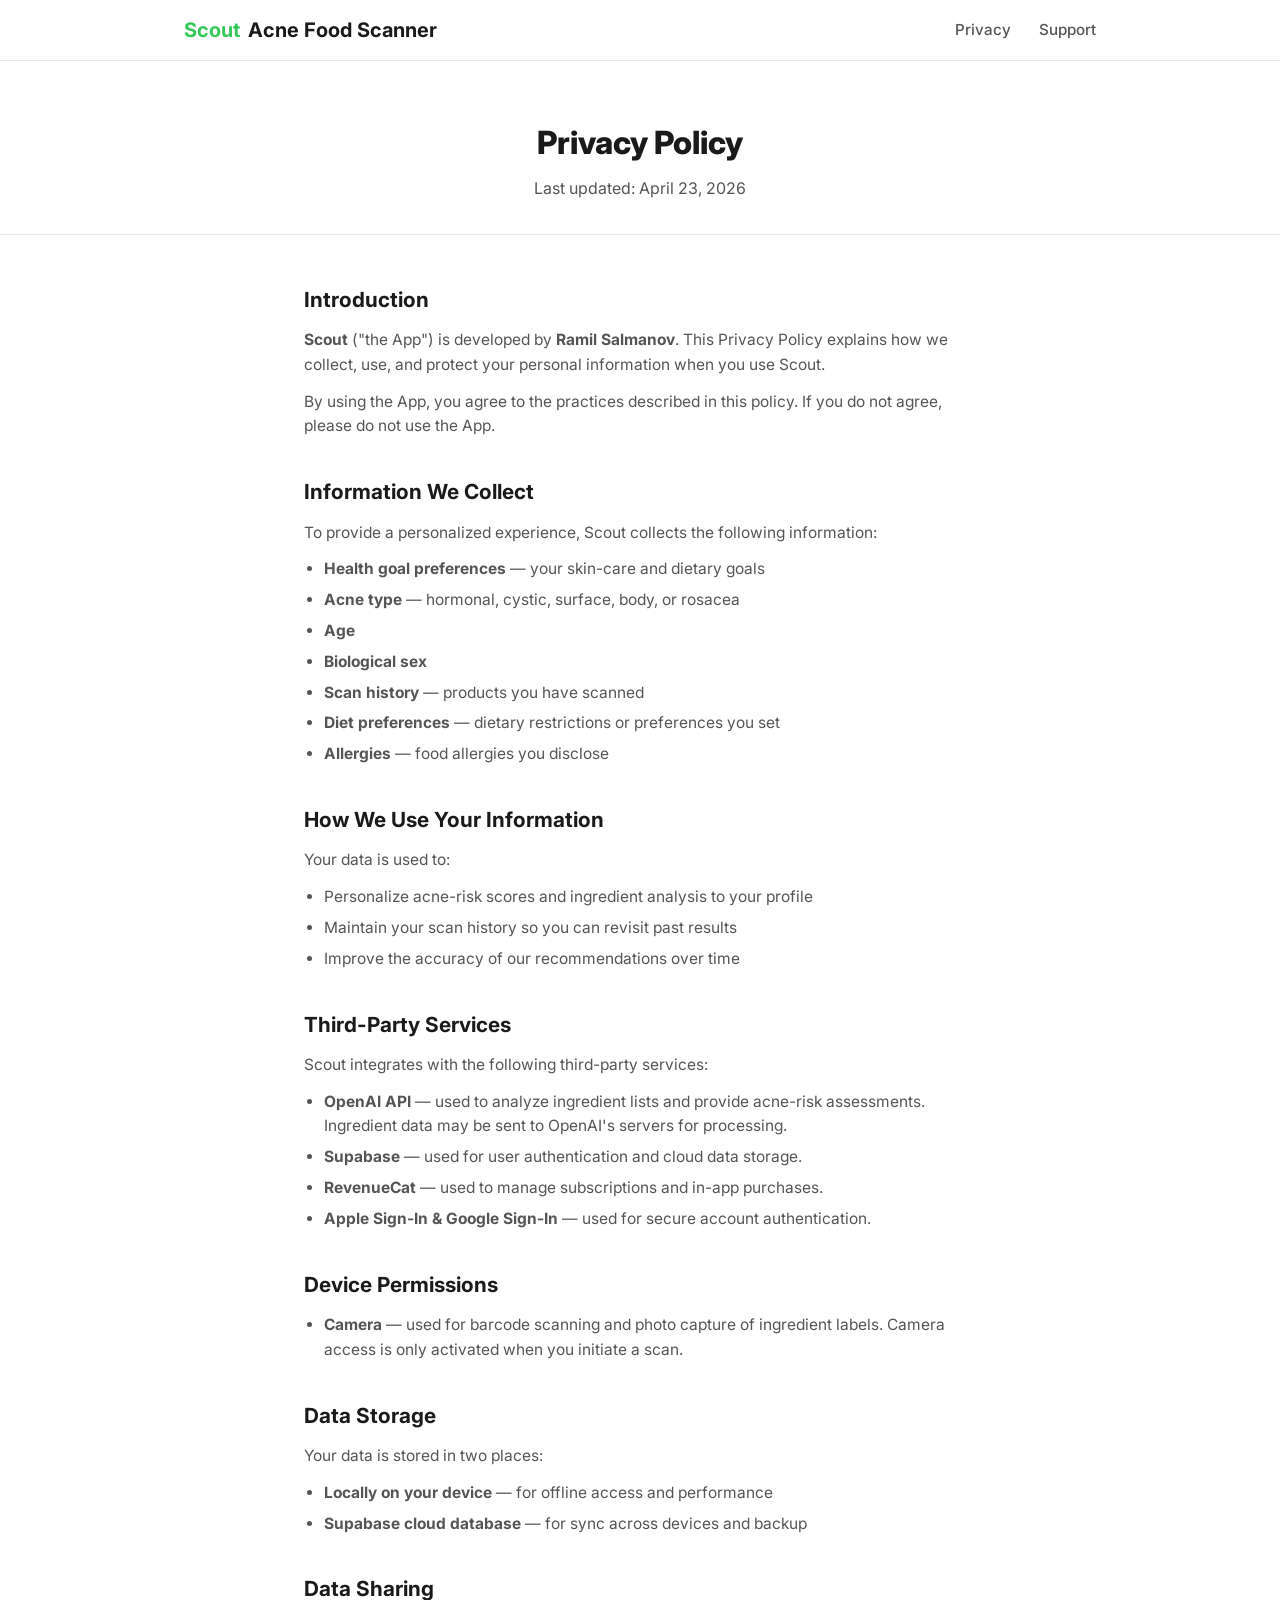
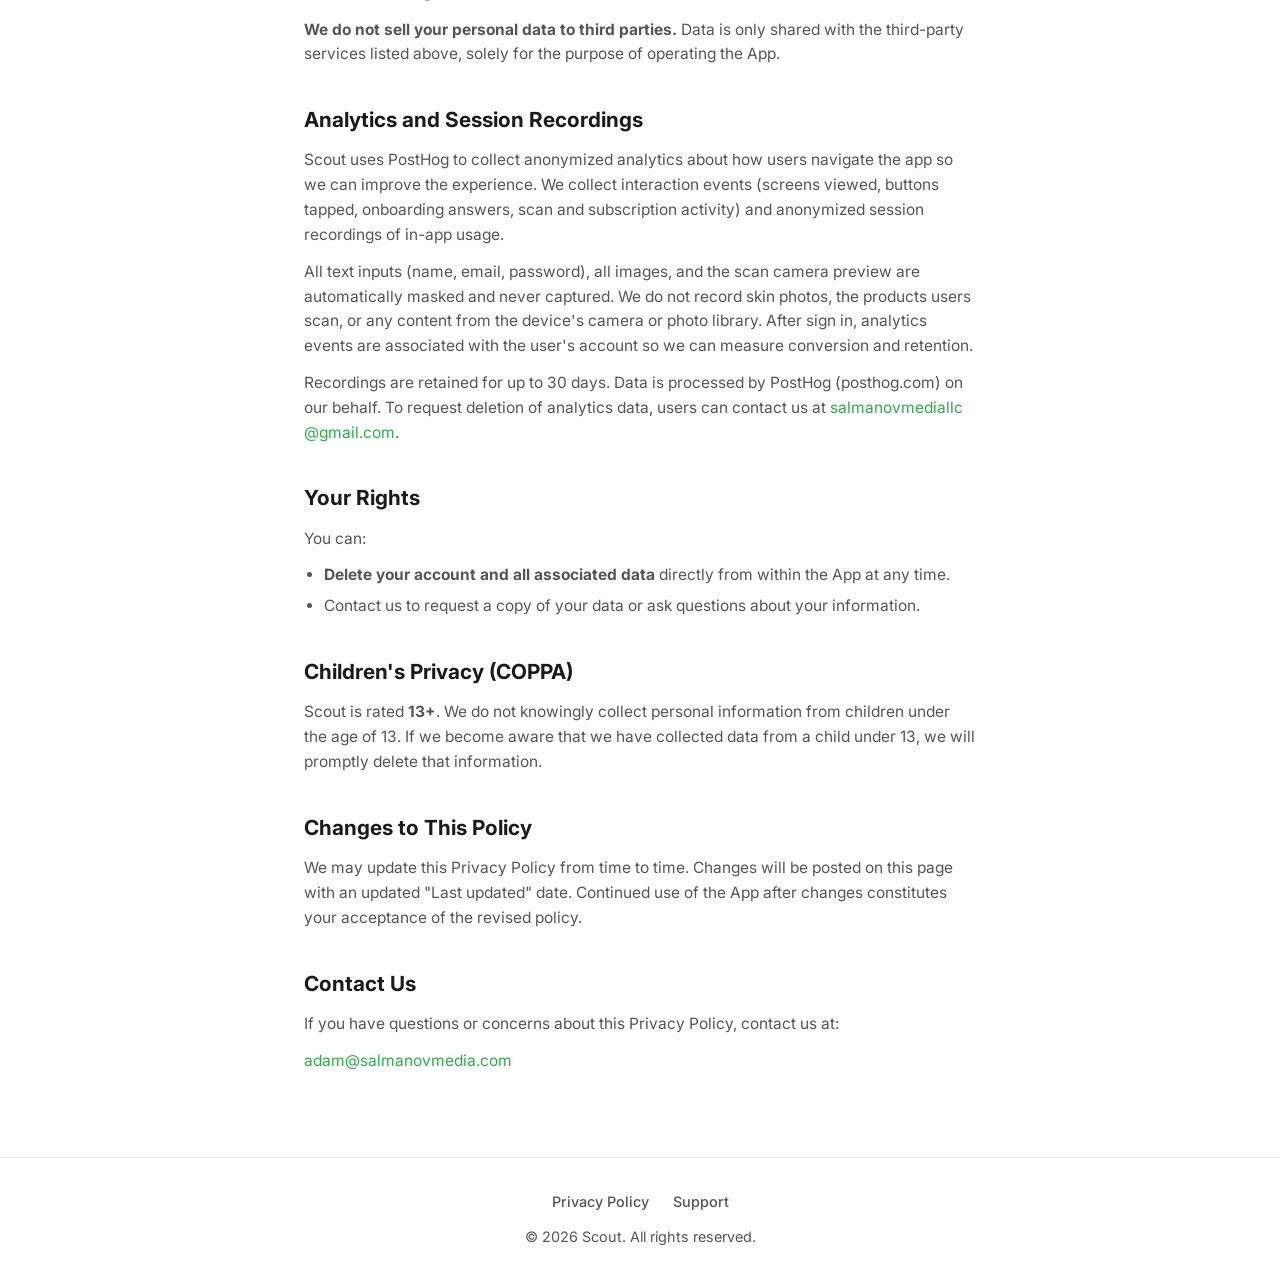
<file: privacy.html>
<!DOCTYPE html>
<html lang="en">
<head>
  <meta charset="UTF-8" />
  <meta name="viewport" content="width=device-width, initial-scale=1.0" />
  <title>Privacy Policy — Scout</title>
  <meta name="description" content="Privacy Policy for Scout — Acne Food Scanner." />
  <link rel="preconnect" href="https://fonts.googleapis.com" />
  <link rel="preconnect" href="https://fonts.gstatic.com" crossorigin />
  <link href="https://fonts.googleapis.com/css2?family=Inter:wght@400;500;600;700;800&display=swap" rel="stylesheet" />
  <link rel="stylesheet" href="style.css" />
</head>
<body>

  <!-- Nav -->
  <nav class="nav">
    <div class="nav-inner">
      <a href="index.html" class="nav-logo"><span>Scout</span> Acne Food Scanner</a>
      <ul class="nav-links">
        <li><a href="privacy.html">Privacy</a></li>
        <li><a href="support.html">Support</a></li>
      </ul>
    </div>
  </nav>

  <!-- Header -->
  <header class="page-header">
    <h1>Privacy Policy</h1>
    <p>Last updated: April 23, 2026</p>
  </header>

  <!-- Content -->
  <main class="page-content">

    <h2>Introduction</h2>
    <p><strong>Scout</strong> ("the App") is developed by <strong>Ramil Salmanov</strong>. This Privacy Policy explains how we collect, use, and protect your personal information when you use Scout.</p>
    <p>By using the App, you agree to the practices described in this policy. If you do not agree, please do not use the App.</p>

    <h2>Information We Collect</h2>
    <p>To provide a personalized experience, Scout collects the following information:</p>
    <ul>
      <li><strong>Health goal preferences</strong> &mdash; your skin-care and dietary goals</li>
      <li><strong>Acne type</strong> &mdash; hormonal, cystic, surface, body, or rosacea</li>
      <li><strong>Age</strong></li>
      <li><strong>Biological sex</strong></li>
      <li><strong>Scan history</strong> &mdash; products you have scanned</li>
      <li><strong>Diet preferences</strong> &mdash; dietary restrictions or preferences you set</li>
      <li><strong>Allergies</strong> &mdash; food allergies you disclose</li>
    </ul>

    <h2>How We Use Your Information</h2>
    <p>Your data is used to:</p>
    <ul>
      <li>Personalize acne-risk scores and ingredient analysis to your profile</li>
      <li>Maintain your scan history so you can revisit past results</li>
      <li>Improve the accuracy of our recommendations over time</li>
    </ul>

    <h2>Third-Party Services</h2>
    <p>Scout integrates with the following third-party services:</p>
    <ul>
      <li><strong>OpenAI API</strong> &mdash; used to analyze ingredient lists and provide acne-risk assessments. Ingredient data may be sent to OpenAI's servers for processing.</li>
      <li><strong>Supabase</strong> &mdash; used for user authentication and cloud data storage.</li>
      <li><strong>RevenueCat</strong> &mdash; used to manage subscriptions and in-app purchases.</li>
      <li><strong>Apple Sign-In &amp; Google Sign-In</strong> &mdash; used for secure account authentication.</li>
    </ul>

    <h2>Device Permissions</h2>
    <ul>
      <li><strong>Camera</strong> &mdash; used for barcode scanning and photo capture of ingredient labels. Camera access is only activated when you initiate a scan.</li>
    </ul>

    <h2>Data Storage</h2>
    <p>Your data is stored in two places:</p>
    <ul>
      <li><strong>Locally on your device</strong> &mdash; for offline access and performance</li>
      <li><strong>Supabase cloud database</strong> &mdash; for sync across devices and backup</li>
    </ul>

    <h2>Data Sharing</h2>
    <p><strong>We do not sell your personal data to third parties.</strong> Data is only shared with the third-party services listed above, solely for the purpose of operating the App.</p>

    <h2>Analytics and Session Recordings</h2>
    <p>Scout uses PostHog to collect anonymized analytics about how users navigate the app so we can improve the experience. We collect interaction events (screens viewed, buttons tapped, onboarding answers, scan and subscription activity) and anonymized session recordings of in-app usage.</p>
    <p>All text inputs (name, email, password), all images, and the scan camera preview are automatically masked and never captured. We do not record skin photos, the products users scan, or any content from the device's camera or photo library. After sign in, analytics events are associated with the user's account so we can measure conversion and retention.</p>
    <p>Recordings are retained for up to 30 days. Data is processed by PostHog (posthog.com) on our behalf. To request deletion of analytics data, users can contact us at <a href="mailto:salmanovmediallc@gmail.com">salmanovmediallc@gmail.com</a>.</p>

    <h2>Your Rights</h2>
    <p>You can:</p>
    <ul>
      <li><strong>Delete your account and all associated data</strong> directly from within the App at any time.</li>
      <li>Contact us to request a copy of your data or ask questions about your information.</li>
    </ul>

    <h2>Children's Privacy (COPPA)</h2>
    <p>Scout is rated <strong>13+</strong>. We do not knowingly collect personal information from children under the age of 13. If we become aware that we have collected data from a child under 13, we will promptly delete that information.</p>

    <h2>Changes to This Policy</h2>
    <p>We may update this Privacy Policy from time to time. Changes will be posted on this page with an updated "Last updated" date. Continued use of the App after changes constitutes your acceptance of the revised policy.</p>

    <h2>Contact Us</h2>
    <p>If you have questions or concerns about this Privacy Policy, contact us at:</p>
    <p><a href="mailto:adam@salmanovmedia.com">adam@salmanovmedia.com</a></p>

  </main>

  <!-- Footer -->
  <footer class="footer">
    <div class="footer-inner">
      <div class="footer-links">
        <a href="privacy.html">Privacy Policy</a>
        <a href="support.html">Support</a>
      </div>
      <p>&copy; 2026 Scout. All rights reserved.</p>
    </div>
  </footer>

</body>
</html>
</file>
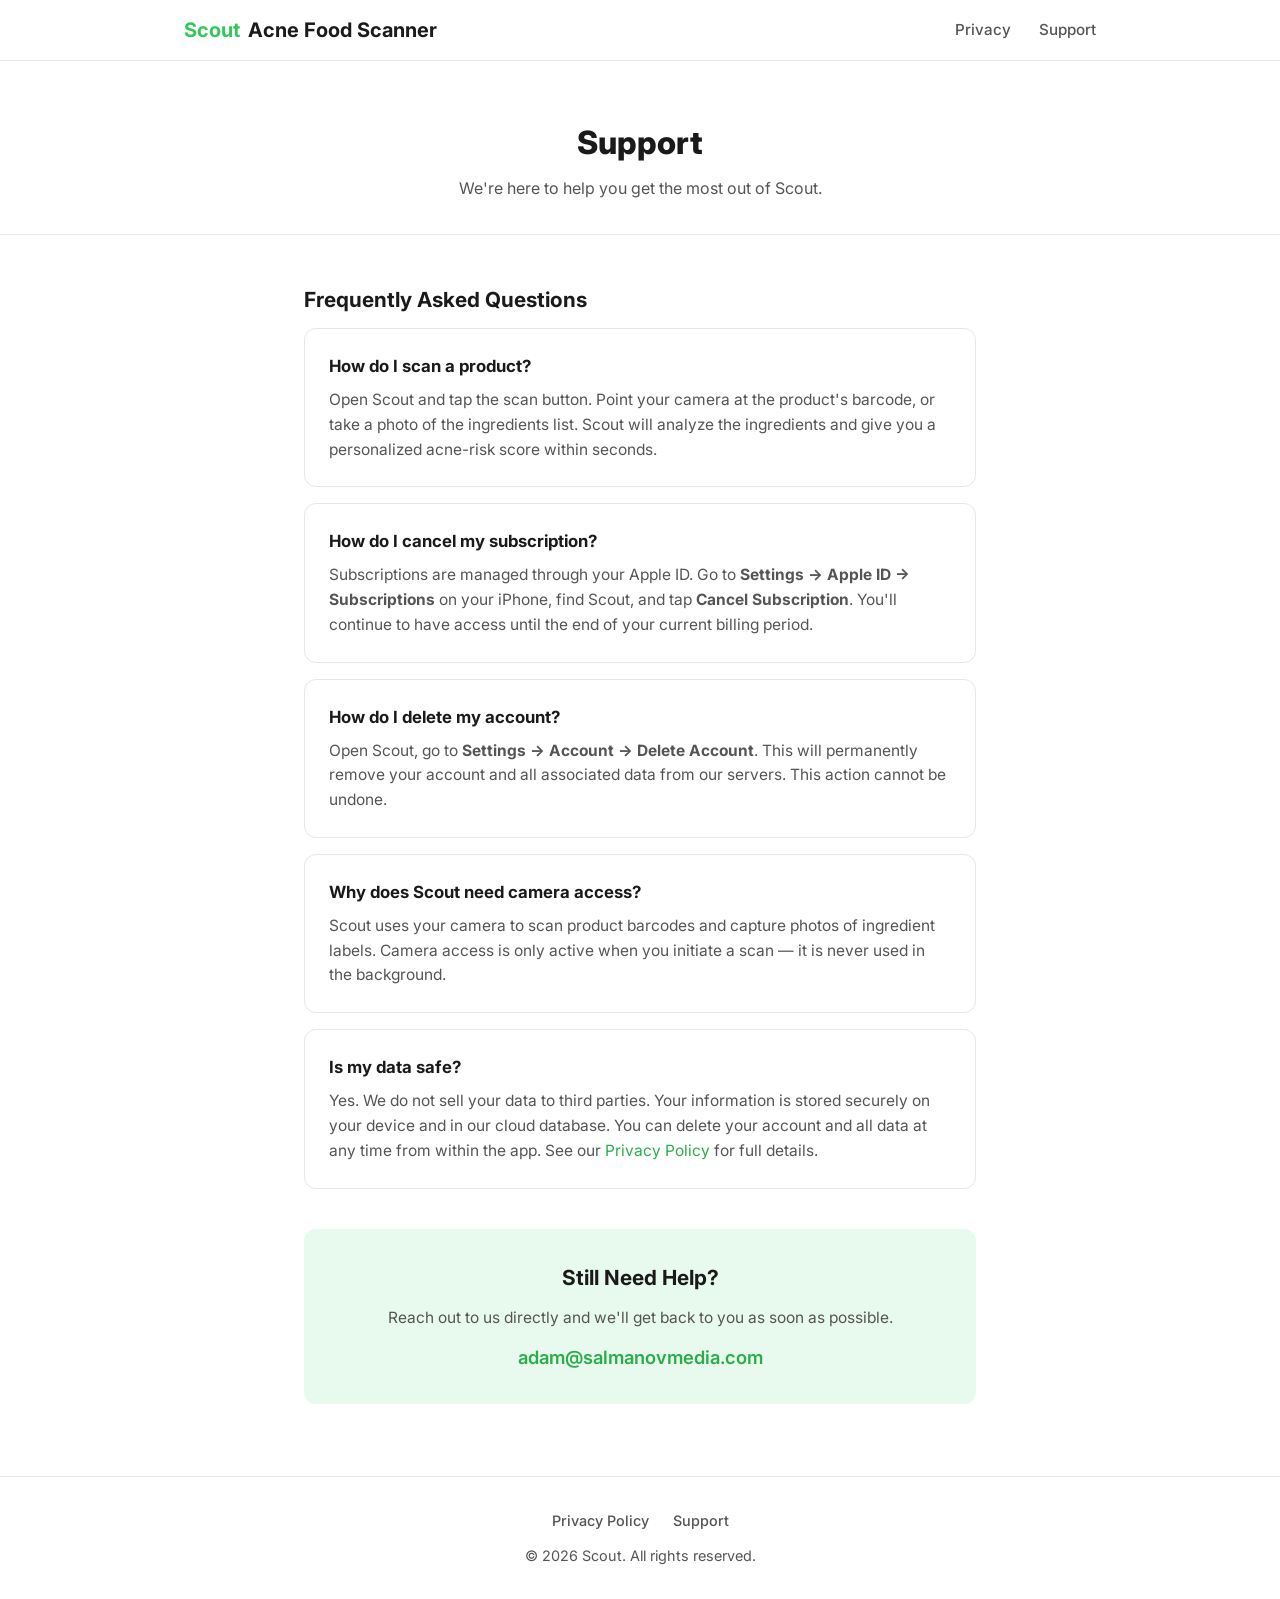
<file: support.html>
<!DOCTYPE html>
<html lang="en">
<head>
  <meta charset="UTF-8" />
  <meta name="viewport" content="width=device-width, initial-scale=1.0" />
  <title>Support — Scout</title>
  <meta name="description" content="Get help with Scout — Acne Food Scanner." />
  <link rel="preconnect" href="https://fonts.googleapis.com" />
  <link rel="preconnect" href="https://fonts.gstatic.com" crossorigin />
  <link href="https://fonts.googleapis.com/css2?family=Inter:wght@400;500;600;700;800&display=swap" rel="stylesheet" />
  <link rel="stylesheet" href="style.css" />
</head>
<body>

  <!-- Nav -->
  <nav class="nav">
    <div class="nav-inner">
      <a href="index.html" class="nav-logo"><span>Scout</span> Acne Food Scanner</a>
      <ul class="nav-links">
        <li><a href="privacy.html">Privacy</a></li>
        <li><a href="support.html">Support</a></li>
      </ul>
    </div>
  </nav>

  <!-- Header -->
  <header class="page-header">
    <h1>Support</h1>
    <p>We're here to help you get the most out of Scout.</p>
  </header>

  <!-- Content -->
  <main class="page-content">

    <h2>Frequently Asked Questions</h2>

    <div class="faq-item">
      <h3>How do I scan a product?</h3>
      <p>Open Scout and tap the scan button. Point your camera at the product's barcode, or take a photo of the ingredients list. Scout will analyze the ingredients and give you a personalized acne-risk score within seconds.</p>
    </div>

    <div class="faq-item">
      <h3>How do I cancel my subscription?</h3>
      <p>Subscriptions are managed through your Apple ID. Go to <strong>Settings &rarr; Apple ID &rarr; Subscriptions</strong> on your iPhone, find Scout, and tap <strong>Cancel Subscription</strong>. You'll continue to have access until the end of your current billing period.</p>
    </div>

    <div class="faq-item">
      <h3>How do I delete my account?</h3>
      <p>Open Scout, go to <strong>Settings &rarr; Account &rarr; Delete Account</strong>. This will permanently remove your account and all associated data from our servers. This action cannot be undone.</p>
    </div>

    <div class="faq-item">
      <h3>Why does Scout need camera access?</h3>
      <p>Scout uses your camera to scan product barcodes and capture photos of ingredient labels. Camera access is only active when you initiate a scan &mdash; it is never used in the background.</p>
    </div>

    <div class="faq-item">
      <h3>Is my data safe?</h3>
      <p>Yes. We do not sell your data to third parties. Your information is stored securely on your device and in our cloud database. You can delete your account and all data at any time from within the app. See our <a href="privacy.html">Privacy Policy</a> for full details.</p>
    </div>

    <!-- Contact -->
    <div class="contact-card">
      <h2>Still Need Help?</h2>
      <p>Reach out to us directly and we'll get back to you as soon as possible.</p>
      <a href="mailto:adam@salmanovmedia.com" class="email-link">adam@salmanovmedia.com</a>
    </div>

  </main>

  <!-- Footer -->
  <footer class="footer">
    <div class="footer-inner">
      <div class="footer-links">
        <a href="privacy.html">Privacy Policy</a>
        <a href="support.html">Support</a>
      </div>
      <p>&copy; 2026 Scout. All rights reserved.</p>
    </div>
  </footer>

</body>
</html>
</file>
<file: style.css>
/* ===== Reset & Base ===== */
*,
*::before,
*::after {
  margin: 0;
  padding: 0;
  box-sizing: border-box;
}

:root {
  --green: #34C759;
  --green-dark: #2AAE4A;
  --green-light: #E8F9ED;
  --text: #1a1a1a;
  --text-secondary: #555;
  --bg: #ffffff;
  --bg-alt: #f9fafb;
  --border: #e5e7eb;
  --radius: 12px;
  --max-width: 960px;
}

html {
  scroll-behavior: smooth;
}

body {
  font-family: "Inter", -apple-system, BlinkMacSystemFont, "Segoe UI", Roboto,
    Helvetica, Arial, sans-serif;
  color: var(--text);
  background: var(--bg);
  line-height: 1.6;
  -webkit-font-smoothing: antialiased;
}

a {
  color: var(--green-dark);
  text-decoration: none;
}

a:hover {
  text-decoration: underline;
}

img {
  max-width: 100%;
  display: block;
}

/* ===== Nav ===== */
.nav {
  position: sticky;
  top: 0;
  z-index: 100;
  background: rgba(255, 255, 255, 0.92);
  backdrop-filter: blur(12px);
  -webkit-backdrop-filter: blur(12px);
  border-bottom: 1px solid var(--border);
}

.nav-inner {
  max-width: var(--max-width);
  margin: 0 auto;
  padding: 0 24px;
  height: 60px;
  display: flex;
  align-items: center;
  justify-content: space-between;
}

.nav-logo {
  font-size: 1.25rem;
  font-weight: 700;
  color: var(--text);
  display: flex;
  align-items: center;
  gap: 8px;
}

.nav-logo span {
  color: var(--green);
}

.nav-links {
  display: flex;
  gap: 28px;
  list-style: none;
}

.nav-links a {
  color: var(--text-secondary);
  font-size: 0.95rem;
  font-weight: 500;
  transition: color 0.2s;
}

.nav-links a:hover {
  color: var(--green-dark);
  text-decoration: none;
}

/* ===== Hero ===== */
.hero {
  text-align: center;
  padding: 80px 24px 64px;
  max-width: var(--max-width);
  margin: 0 auto;
}

.hero h1 {
  font-size: clamp(2rem, 5vw, 3.25rem);
  font-weight: 800;
  line-height: 1.15;
  letter-spacing: -0.02em;
  margin-bottom: 20px;
}

.hero h1 .highlight {
  color: var(--green);
}

.hero p.subtitle {
  font-size: clamp(1rem, 2.5vw, 1.2rem);
  color: var(--text-secondary);
  max-width: 600px;
  margin: 0 auto 36px;
}

/* App Store button */
.app-store-btn {
  display: inline-block;
  transition: transform 0.2s, opacity 0.2s;
}

.app-store-btn:hover {
  transform: scale(1.05);
  opacity: 0.9;
}

.app-store-btn img {
  height: 54px;
}

/* ===== How It Works ===== */
.section {
  padding: 72px 24px;
  max-width: var(--max-width);
  margin: 0 auto;
}

.section-alt {
  background: var(--bg-alt);
}

.section-alt .section {
  padding-left: 24px;
  padding-right: 24px;
}

.section-title {
  text-align: center;
  font-size: 1.75rem;
  font-weight: 700;
  margin-bottom: 48px;
  letter-spacing: -0.01em;
}

.steps {
  display: grid;
  grid-template-columns: repeat(3, 1fr);
  gap: 32px;
}

.step {
  text-align: center;
  padding: 32px 20px;
  border-radius: var(--radius);
  background: var(--bg);
  border: 1px solid var(--border);
}

.step-icon {
  width: 56px;
  height: 56px;
  border-radius: 50%;
  background: var(--green-light);
  color: var(--green);
  display: flex;
  align-items: center;
  justify-content: center;
  font-size: 1.5rem;
  margin: 0 auto 16px;
  font-weight: 700;
}

.step h3 {
  font-size: 1.15rem;
  margin-bottom: 8px;
}

.step p {
  color: var(--text-secondary);
  font-size: 0.95rem;
}

/* ===== Features ===== */
.features-grid {
  display: grid;
  grid-template-columns: repeat(2, 1fr);
  gap: 24px;
}

.feature-card {
  padding: 28px;
  border-radius: var(--radius);
  border: 1px solid var(--border);
  background: var(--bg);
}

.feature-card h3 {
  font-size: 1.05rem;
  margin-bottom: 6px;
  display: flex;
  align-items: center;
  gap: 8px;
}

.feature-card h3 .icon {
  color: var(--green);
  font-size: 1.25rem;
}

.feature-card p {
  color: var(--text-secondary);
  font-size: 0.93rem;
}

/* ===== CTA ===== */
.cta {
  text-align: center;
  padding: 72px 24px;
  max-width: var(--max-width);
  margin: 0 auto;
}

.cta h2 {
  font-size: 1.75rem;
  font-weight: 700;
  margin-bottom: 12px;
}

.cta p {
  color: var(--text-secondary);
  margin-bottom: 28px;
  font-size: 1.05rem;
}

/* ===== Footer ===== */
.footer {
  border-top: 1px solid var(--border);
  padding: 32px 24px;
  text-align: center;
  color: var(--text-secondary);
  font-size: 0.9rem;
}

.footer-inner {
  max-width: var(--max-width);
  margin: 0 auto;
}

.footer-links {
  display: flex;
  justify-content: center;
  gap: 24px;
  margin-bottom: 12px;
}

.footer-links a {
  color: var(--text-secondary);
  font-weight: 500;
}

.footer-links a:hover {
  color: var(--green-dark);
}

/* ===== Legal / Support Pages ===== */
.page-header {
  text-align: center;
  padding: 56px 24px 32px;
  border-bottom: 1px solid var(--border);
}

.page-header h1 {
  font-size: 2rem;
  font-weight: 800;
}

.page-header p {
  color: var(--text-secondary);
  margin-top: 8px;
}

.page-content {
  max-width: 720px;
  margin: 0 auto;
  padding: 48px 24px 72px;
}

.page-content h2 {
  font-size: 1.3rem;
  font-weight: 700;
  margin: 36px 0 12px;
}

.page-content h2:first-child {
  margin-top: 0;
}

.page-content p,
.page-content li {
  color: var(--text-secondary);
  font-size: 0.97rem;
  margin-bottom: 12px;
}

.page-content ul {
  padding-left: 20px;
  margin-bottom: 12px;
}

.page-content li {
  margin-bottom: 6px;
}

.page-content a {
  word-break: break-all;
}

/* FAQ */
.faq-item {
  border: 1px solid var(--border);
  border-radius: var(--radius);
  padding: 24px;
  margin-bottom: 16px;
}

.faq-item h3 {
  font-size: 1.05rem;
  margin-bottom: 8px;
}

.faq-item p {
  margin-bottom: 0;
}

/* Contact card */
.contact-card {
  background: var(--green-light);
  border-radius: var(--radius);
  padding: 32px;
  text-align: center;
  margin-top: 40px;
}

.contact-card h2 {
  margin-top: 0;
  color: var(--text);
}

.contact-card .email-link {
  font-size: 1.15rem;
  font-weight: 600;
  color: var(--green-dark);
}

/* ===== Responsive ===== */
@media (max-width: 768px) {
  .steps {
    grid-template-columns: 1fr;
    gap: 20px;
  }

  .features-grid {
    grid-template-columns: 1fr;
  }

  .hero {
    padding: 56px 20px 48px;
  }

  .section {
    padding: 48px 20px;
  }

  .nav-links {
    gap: 16px;
  }

  .nav-links a {
    font-size: 0.88rem;
  }
}

@media (max-width: 480px) {
  .nav-inner {
    padding: 0 16px;
  }

  .nav-links {
    gap: 12px;
  }
}
</file>
